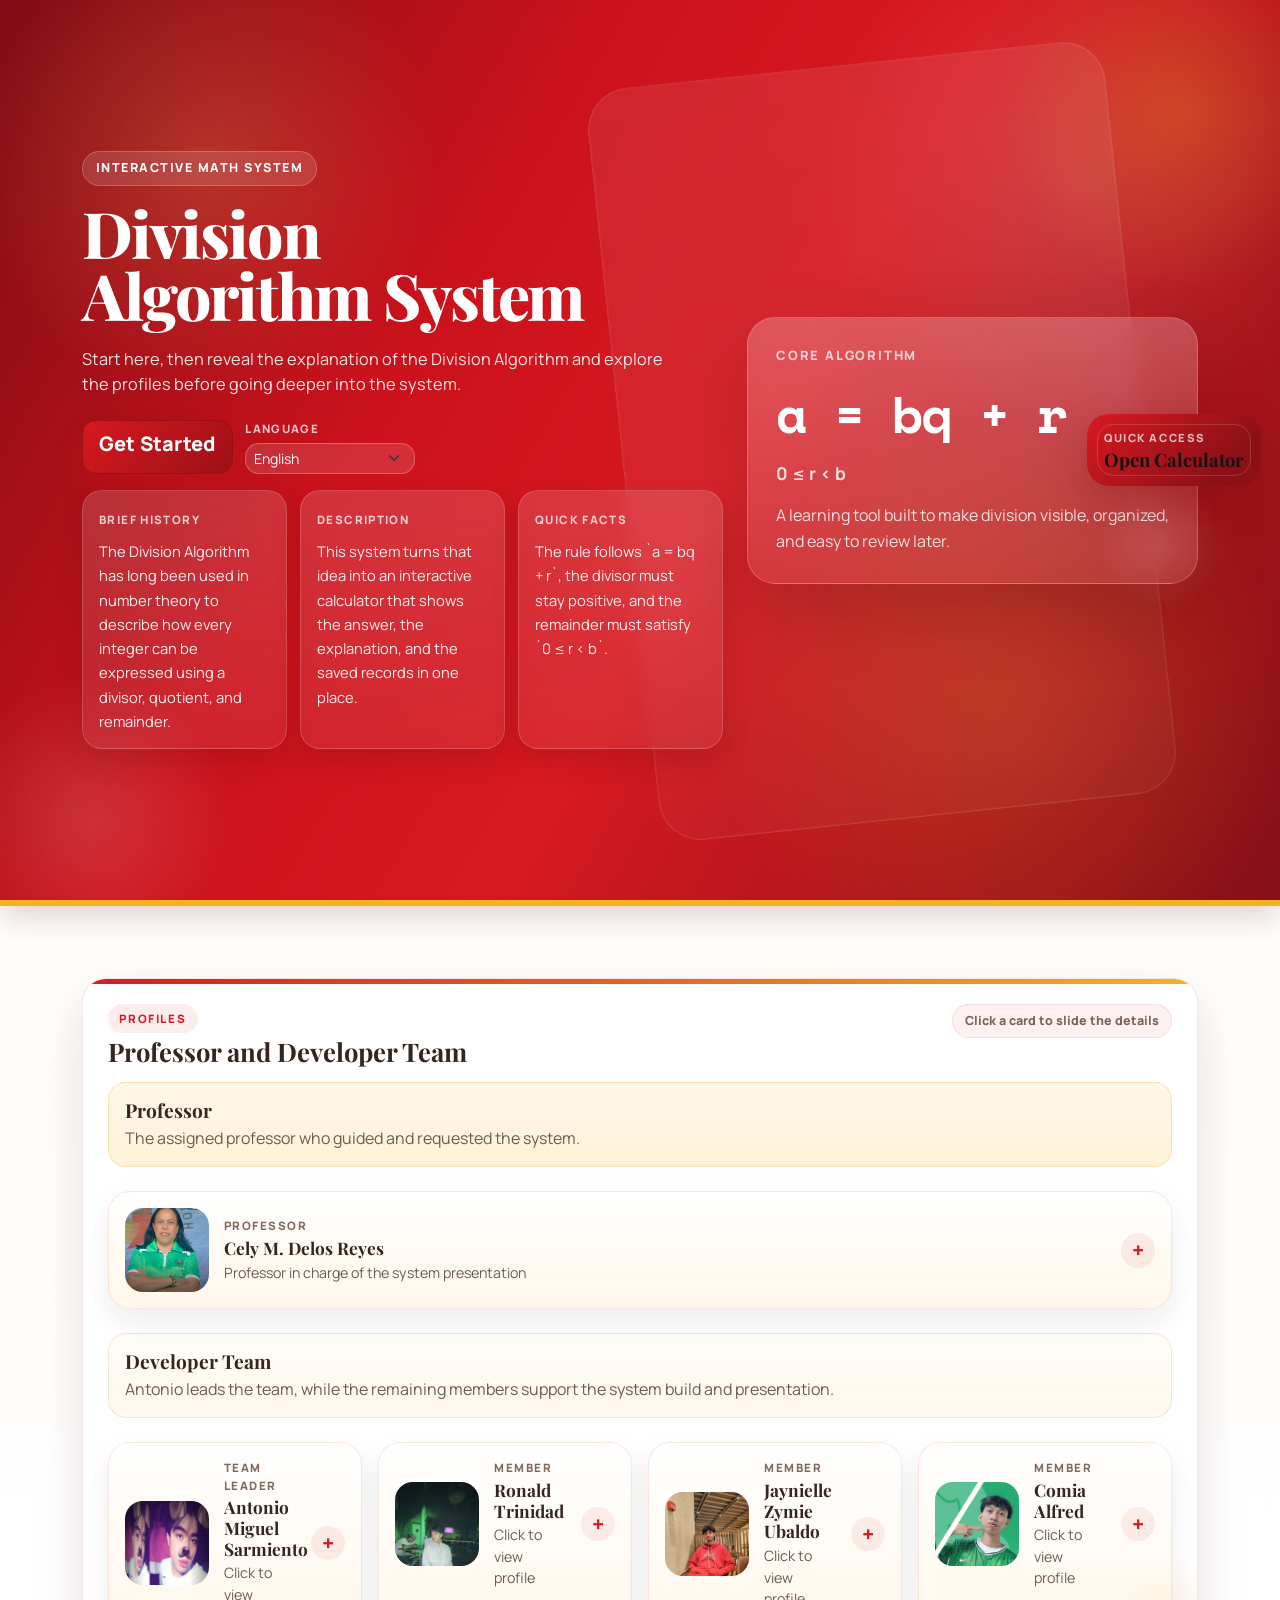
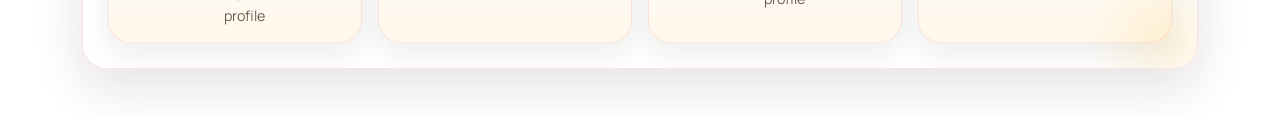
<file: index.html>
<!doctype html>
<html lang="en">
<head>
  <meta charset="utf-8">
  <meta name="viewport" content="width=device-width, initial-scale=1">
  <title>Division Algorithm System</title>
  <meta name="description" content="A responsive Division Algorithm calculator with saved history, edit, update, and delete features.">
  <link rel="preconnect" href="https://fonts.googleapis.com">
  <link rel="preconnect" href="https://fonts.gstatic.com" crossorigin>
  <link href="https://fonts.googleapis.com/css2?family=Manrope:wght@400;500;700;800&family=Playfair+Display:wght@600;700;800&family=Space+Mono:wght@400;700&display=swap" rel="stylesheet">
  <link href="https://cdn.jsdelivr.net/npm/bootstrap@5.3.3/dist/css/bootstrap.min.css" rel="stylesheet">
  <link rel="stylesheet" href="styles.css">
</head>
<body>
  <a href="calculator.html" class="calculator-shortcut" aria-label="Go to calculator" style="text-decoration: none; color: inherit;">
    <span class="calculator-shortcut-kicker">Quick Access</span>
    <span class="calculator-shortcut-title">Open Calculator</span>
  </a>

  <header class="hero">
    <div class="container position-relative">
      <div class="row align-items-center g-4">
        <div class="col-lg-7">
          <span class="hero-kicker">Interactive Math System</span>
          <h1 class="hero-title">Division Algorithm System</h1>
          <p class="hero-copy mb-4">
            Start here, then reveal the explanation of the Division Algorithm and explore the profiles
            before going deeper into the system.
          </p>
          <div class="hero-actions">
            <a href="calculator.html" class="btn btn-pcc-primary btn-lg">Get Started</a>
            <div class="language-switch">
              <label for="languageSelect" id="languageLabel">Language</label>
              <select id="languageSelect" class="form-select form-select-sm">
                <option value="en">English</option>
                <option value="fil">Filipino</option>
                <option value="es">Spanish</option>
                <option value="fr">French</option>
                <option value="zh">Chinese</option>
                <option value="ja">Japanese</option>
                <option value="ko">Korean</option>
                <option value="ar">Arabic</option>
                <option value="hi">Hindi</option>
                <option value="pt">Portuguese</option>
                <option value="de">German</option>
                <option value="id">Indonesian</option>
                <option value="vi">Vietnamese</option>
              </select>
            </div>
          </div>
          <div class="hero-insights">
            <article class="hero-insight">
              <span class="hero-insight-label">Brief History</span>
              <p class="hero-insight-copy mb-0">The Division Algorithm has long been used in number theory to describe how every integer can be expressed using a divisor, quotient, and remainder.</p>
            </article>
            <article class="hero-insight">
              <span class="hero-insight-label">Description</span>
              <p class="hero-insight-copy mb-0">This system turns that idea into an interactive calculator that shows the answer, the explanation, and the saved records in one place.</p>
            </article>
            <article class="hero-insight">
              <span class="hero-insight-label">Quick Facts</span>
              <p class="hero-insight-copy mb-0">The rule follows `a = bq + r`, the divisor must stay positive, and the remainder must satisfy `0 ≤ r < b`.</p>
            </article>
          </div>
        </div>
        <div class="col-lg-5">
          <div class="formula-card">
            <div class="formula-card-label">Core Algorithm</div>
            <div class="formula-card-formula">a = bq + r</div>
            <div class="formula-card-subformula">0 &le; r < b</div>
            <div class="formula-card-note mt-3">
              A learning tool built to make division visible, organized, and easy to review later.
            </div>
          </div>
        </div>
      </div>
    </div>
  </header>

  <main class="container py-4 py-lg-5">
    <div id="feedback" class="alert alert-soft d-none" role="alert" aria-live="polite"></div>

    <section id="introSection" class="panel intro-panel d-none">
      <div class="intro-shell">
        <div class="intro-copy">
          <span class="section-tag">Overview</span>
          <h2 class="section-title mt-2">What is the Division Algorithm?</h2>
          <p class="intro-text">
            The Division Algorithm explains how one number can be divided by another by producing a quotient
            and a remainder. It guarantees that the remainder is always smaller than the divisor, which makes
            the result complete and easy to verify.
          </p>
          <div class="intro-points">
            <div class="intro-point">
              <span>1</span>
              <p>It shows how the dividend is split into equal parts.</p>
            </div>
            <div class="intro-point">
              <span>2</span>
              <p>It gives both the quotient and the remainder.</p>
            </div>
            <div class="intro-point">
              <span>3</span>
              <p>It helps verify if the answer is correct.</p>
            </div>
          </div>
          <div class="intro-actions">
            <button type="button" class="btn btn-pcc-primary" id="viewTeamBtn">View Profile Cards</button>
          </div>
        </div>
        <div class="intro-side">
          <div class="formula-card formula-card-light">
            <div class="formula-card-label">Core Idea</div>
            <div class="formula-card-formula">a = bq + r</div>
            <div class="formula-card-subformula">0 &le; r < b</div>
            <div class="formula-card-note mt-3">
              The remainder must always stay below the divisor.
            </div>
          </div>
        </div>
      </div>
    </section>

    <section id="teamSection" class="panel team-panel mt-4">
      <div class="d-flex flex-wrap gap-2 justify-content-between align-items-start">
        <div class="section-header">
          <span class="section-tag">Profiles</span>
          <h2 class="section-title">Professor and Developer Team</h2>
        </div>
        <span class="steps-hint">Click a card to slide the details</span>
      </div>

      <div class="team-group team-group-professor mt-3">
        <div class="team-group-header">
          <h3 class="team-group-title">Professor</h3>
          <p class="team-group-note mb-0">The assigned professor who guided and requested the system.</p>
        </div>
      </div>

      <div class="row g-3 mt-2">
        <div class="col-12">
          <article class="member-card member-card-professor" data-member-card>
            <button type="button" class="member-card-toggle" data-member-toggle aria-expanded="false">
              <span class="member-visual member-visual-photo">
                <img src="assets/cely.png" alt="Cely M. Delos Reyes" class="member-photo">
              </span>
              <span class="member-card-copy">
                <span class="member-label">Professor</span>
                <span class="member-name">Cely M. Delos Reyes</span>
                <span class="member-note">Professor in charge of the system presentation</span>
              </span>
              <span class="member-chevron">+</span>
            </button>
            <div class="member-panel">
              <div class="member-panel-inner">
                <div class="member-field">
                  <span>Name</span>
                  <strong>Cely M. Delos Reyes</strong>
                </div>
                <div class="member-field">
                  <span>Role</span>
                  <strong>Professor</strong>
                </div>
                <p class="member-description mb-0">
                  The professor who assigned the project and will receive the final presentation and defense.
                </p>
              </div>
            </div>

          </article>
        </div>
      </div>

      <div class="team-group mt-4">
        <div class="team-group-header">
          <h3 class="team-group-title">Developer Team</h3>
          <p class="team-group-note mb-0">Antonio leads the team, while the remaining members support the system build and presentation.</p>
        </div>
      </div>

      <div class="row g-3 mt-2">
        <div class="col-md-6 col-xl-3">
          <article class="member-card" data-member-card>
            <button type="button" class="member-card-toggle" data-member-toggle aria-expanded="false">
              <span class="member-visual member-visual-photo">
                <img src="assets/tonio.png" alt="Antonio Miguel Sarmiento" class="member-photo">
              </span>
              <span class="member-card-copy">
                <span class="member-label">Team Leader</span>
                <span class="member-name">Antonio Miguel Sarmiento</span>
                <span class="member-note">Click to view profile</span>
              </span>
              <span class="member-chevron">+</span>
            </button>
            <div class="member-panel">
              <div class="member-panel-inner">
                <div class="member-field">
                  <span>Name</span>
                  <strong>Antonio Miguel Sarmiento</strong>
                </div>
                <div class="member-field">
                  <span>Profile</span>
                  <strong>Team Leader</strong>
                </div>
                <p class="member-description mb-0">
                  Leads the team in developing and presenting the Division Algorithm System.
                </p>
              </div>
            </div>
          </article>
        </div>

        <div class="col-md-6 col-xl-3">
          <article class="member-card" data-member-card>
            <button type="button" class="member-card-toggle" data-member-toggle aria-expanded="false">
              <span class="member-visual member-visual-photo">
                <img src="assets/ronald.png" alt="Ronald Trinidad" class="member-photo">
              </span>
              <span class="member-card-copy">
                <span class="member-label">Member</span>
                <span class="member-name">Ronald Trinidad</span>
                <span class="member-note">Click to view profile</span>
              </span>
              <span class="member-chevron">+</span>
            </button>
            <div class="member-panel">
              <div class="member-panel-inner">
                <div class="member-field">
                  <span>Name</span>
                  <strong>Ronald Trinidad</strong>
                </div>
                <div class="member-field">
                  <span>Profile</span>
                  <strong>Member</strong>
                </div>
                <p class="member-description mb-0">
                  Part of the team responsible for building and presenting the system.
                </p>
              </div>
            </div>
          </article>
        </div>

        <div class="col-md-6 col-xl-3">
          <article class="member-card" data-member-card>
            <button type="button" class="member-card-toggle" data-member-toggle aria-expanded="false">
              <span class="member-visual member-visual-photo">
                <img src="assets/ison.png" alt="Jaynielle Zymie Ubaldo" class="member-photo">
              </span>
              <span class="member-card-copy">
                <span class="member-label">Member</span>
                <span class="member-name">Jaynielle Zymie Ubaldo</span>
                <span class="member-note">Click to view profile</span>
              </span>
              <span class="member-chevron">+</span>
            </button>
            <div class="member-panel">
              <div class="member-panel-inner">
                <div class="member-field">
                  <span>Name</span>
                  <strong>Jaynielle Zymie Ubaldo</strong>
                </div>
                <div class="member-field">
                  <span>Profile</span>
                  <strong>Member</strong>
                </div>
                <p class="member-description mb-0">
                  Contributed to the project development and system documentation.
                </p>
              </div>
            </div>
          </article>
        </div>

        <div class="col-md-6 col-xl-3">
          <article class="member-card" data-member-card>
            <button type="button" class="member-card-toggle" data-member-toggle aria-expanded="false">
              <span class="member-visual member-visual-photo">
                <img src="assets/comia.png" alt="Comia Alfred" class="member-photo">
              </span>
              <span class="member-card-copy">
                <span class="member-label">Member</span>
                <span class="member-name">Comia Alfred</span>
                <span class="member-note">Click to view profile</span>
              </span>
              <span class="member-chevron">+</span>
            </button>
            <div class="member-panel">
              <div class="member-panel-inner">
                <div class="member-field">
                  <span>Name</span>
                  <strong>Comia Alfred</strong>
                </div>
                <div class="member-field">
                  <span>Profile</span>
                  <strong>Member</strong>
                </div>
                <p class="member-description mb-0">
                  Supported the team in preparing the final system and defense materials.
                </p>
              </div>
            </div>
          </article>
        </div>
      </div>
    </section>

  </main>
</body>
</html>
</file>
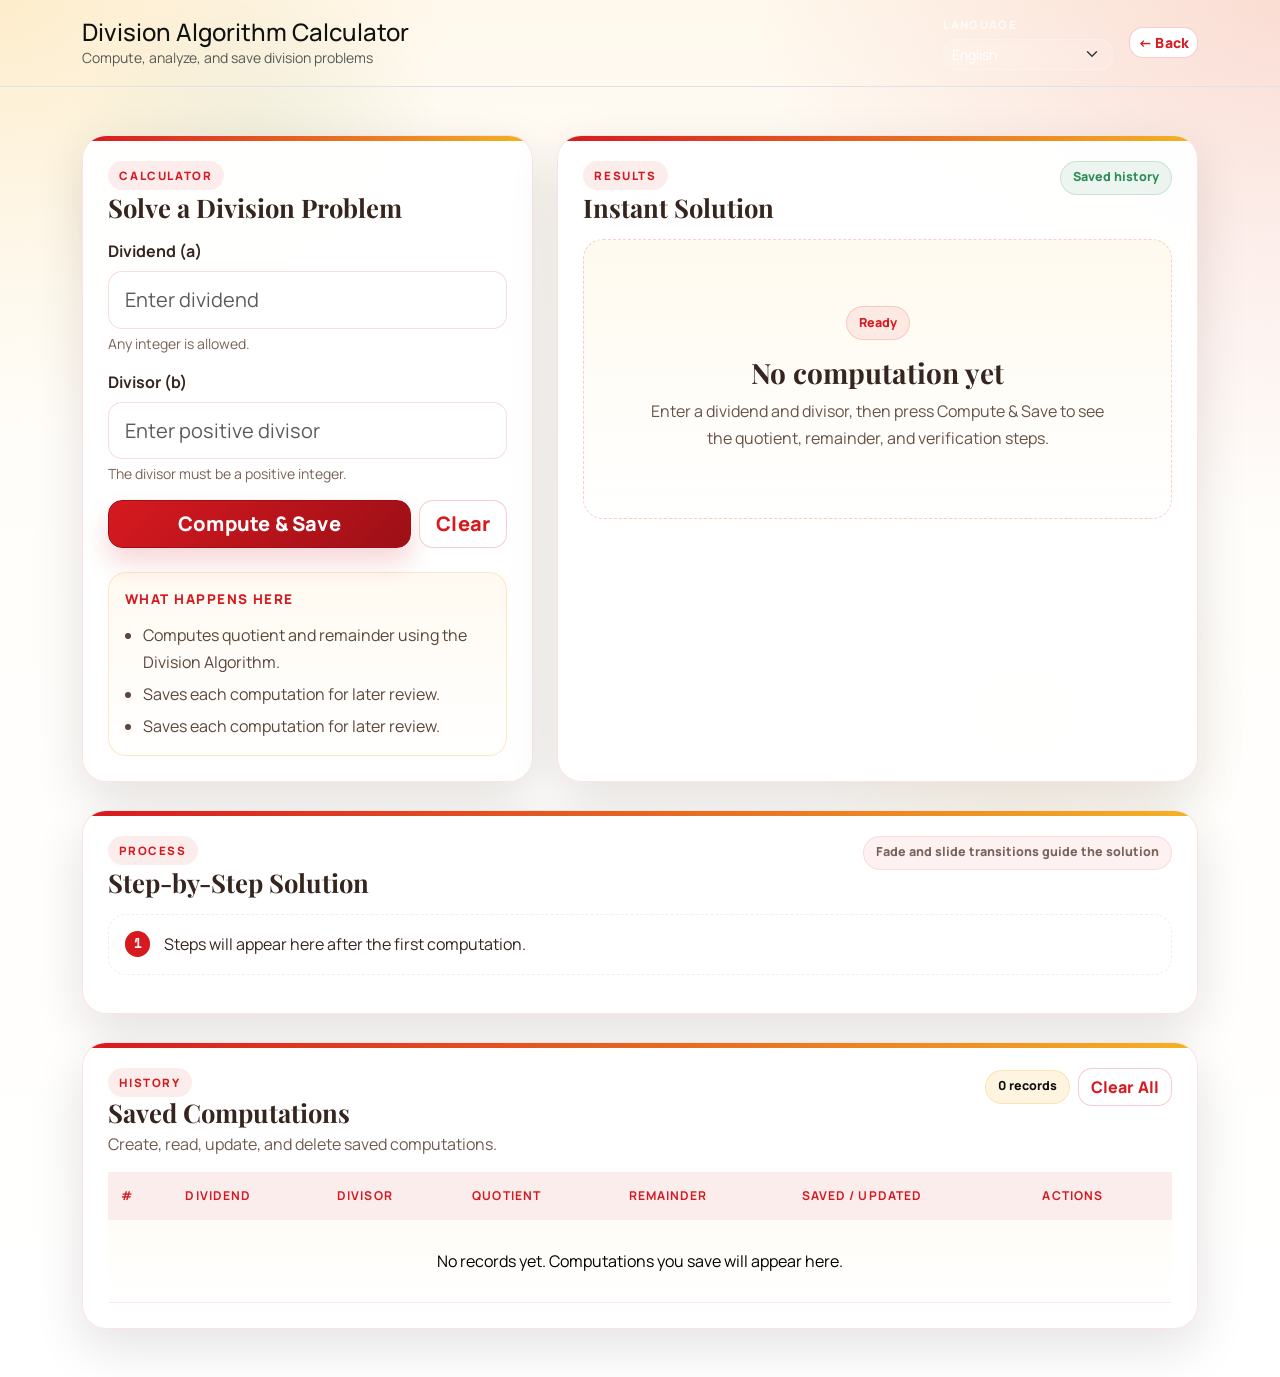
<file: calculator.html>
<!doctype html>
<html lang="en">
<head>
  <meta charset="utf-8">
  <meta name="viewport" content="width=device-width, initial-scale=1">
  <title>Division Algorithm Calculator</title>
  <meta name="description" content="A responsive Division Algorithm calculator with saved history, edit, update, and delete features.">
  <link rel="preconnect" href="https://fonts.googleapis.com">
  <link rel="preconnect" href="https://fonts.gstatic.com" crossorigin>
  <link href="https://fonts.googleapis.com/css2?family=Manrope:wght@400;500;700;800&family=Playfair+Display:wght@600;700;800&family=Space+Mono:wght@400;700&display=swap" rel="stylesheet">
  <link href="https://cdn.jsdelivr.net/npm/bootstrap@5.3.3/dist/css/bootstrap.min.css" rel="stylesheet">
  <link rel="stylesheet" href="styles.css">
</head>
<body>
  <header class="calculator-header py-3 border-bottom">
    <div class="container">
      <div class="d-flex justify-content-between align-items-center">
        <div>
          <h1 class="mb-0" style="font-size: 1.5rem;">Division Algorithm Calculator</h1>
          <p class="text-muted mb-0 small">Compute, analyze, and save division problems</p>
        </div>
        <div class="d-flex gap-3 align-items-center">
          <div class="language-switch">
            <label for="languageSelect" id="languageLabel">Language</label>
            <select id="languageSelect" class="form-select form-select-sm">
              <option value="en">English</option>
              <option value="fil">Filipino</option>
              <option value="es">Spanish</option>
              <option value="fr">French</option>
              <option value="zh">Chinese</option>
              <option value="ja">Japanese</option>
              <option value="ko">Korean</option>
              <option value="ar">Arabic</option>
              <option value="hi">Hindi</option>
              <option value="pt">Portuguese</option>
              <option value="de">German</option>
              <option value="id">Indonesian</option>
              <option value="vi">Vietnamese</option>
            </select>
          </div>
          <a href="index.html" class="btn btn-pcc-outline btn-sm">← Back</a>
        </div>
      </div>
    </div>
  </header>

  <main class="container py-4 py-lg-5">
    <div id="feedback" class="alert alert-soft d-none" role="alert" aria-live="polite"></div>

    <div class="row g-4">
      <div class="col-lg-5">
        <section class="panel calculator-panel h-100" id="calculatorSection">
          <div class="section-header">
            <span class="section-tag">Calculator</span>
            <h2 class="section-title">Solve a Division Problem</h2>
          </div>

          <form id="divisionForm" class="mt-3" novalidate>
            <div class="mb-3">
              <label for="dividend" class="form-label">Dividend (a)</label>
              <input type="number" class="form-control form-control-lg" id="dividend" name="dividend" placeholder="Enter dividend" step="1" autocomplete="off" required>
              <div class="form-text">Any integer is allowed.</div>
            </div>

            <div class="mb-3">
              <label for="divisor" class="form-label">Divisor (b)</label>
              <input type="number" class="form-control form-control-lg" id="divisor" name="divisor" placeholder="Enter positive divisor" step="1" min="1" autocomplete="off" required>
              <div class="form-text">The divisor must be a positive integer.</div>
            </div>

            <div class="d-grid gap-2 d-sm-flex">
              <button type="submit" class="btn btn-pcc-primary btn-lg flex-grow-1" id="computeBtn">Compute &amp; Save</button>
              <button type="button" class="btn btn-pcc-outline btn-lg" id="clearBtn">Clear</button>
            </div>
          </form>

          <div class="mt-4 helper-box">
            <div class="helper-title">What happens here</div>
            <ul class="helper-list">
              <li>Validates the inputs and blocks division by zero.</li>
              <li>Computes quotient and remainder using the Division Algorithm.</li>
              <li>Saves each computation for later review.</li>
            </ul>
          </div>
        </section>
      </div>

      <div class="col-lg-7">
        <section id="resultSection" class="panel result-panel h-100" aria-live="polite">
          <div class="d-flex flex-wrap gap-2 justify-content-between align-items-start">
            <div class="section-header">
              <span class="section-tag">Results</span>
              <h2 class="section-title">Instant Solution</h2>
            </div>
            <span class="storage-pill">Saved history</span>
          </div>

          <div id="resultEmpty" class="empty-state mt-3">
            <div>
              <div class="empty-badge">Ready</div>
              <h3 class="empty-title mt-3">No computation yet</h3>
              <p class="empty-copy mb-0">
                Enter a dividend and divisor, then press <strong>Compute &amp; Save</strong> to see the quotient
                and remainder.
              </p>
            </div>
          </div>

          <div id="resultContent" class="d-none mt-3">
            <div class="row g-3">
              <div class="col-md-6">
                <div class="stat-card">
                  <div class="stat-label">Dividend</div>
                  <div class="stat-value" id="currentDividend">-</div>
                </div>
              </div>
              <div class="col-md-6">
                <div class="stat-card">
                  <div class="stat-label">Divisor</div>
                  <div class="stat-value" id="currentDivisor">-</div>
                </div>
              </div>
            </div>

            <div class="row g-3 mt-1">
              <div class="col-md-6">
                <div class="result-card result-card-primary">
                  <div class="result-card-label">Quotient (q)</div>
                  <div class="result-card-value" id="currentQuotient">-</div>
                </div>
              </div>
              <div class="col-md-6">
                <div class="result-card result-card-success">
                  <div class="result-card-label">Remainder (r)</div>
                  <div class="result-card-value" id="currentRemainder">-</div>
                </div>
              </div>
            </div>

            <div class="mt-4 formula-breakdown">
              <div class="formula-breakdown-title">Solved Equation</div>
              <div id="formulaDisplay" class="formula-breakdown-equation">-</div>
              <div id="checkDisplay" class="formula-breakdown-note">-</div>
            </div>

            <div class="mt-4 explanation-card">
              <div class="formula-breakdown-title">Explanation</div>
              <div id="explanationBody" class="explanation-body mt-2">-</div>
              <div class="formula-breakdown-title mt-3">Other Methods</div>
              <ul id="methodsList" class="methods-list mt-2">
                <li class="methods-placeholder">Other solving methods will appear here after a computation.</li>
              </ul>
            </div>
          </div>
        </section>
      </div>
    </div>

    <div class="row g-4 mt-1">
      <div class="col-12">
        <section id="stepsSection" class="panel steps-panel">
          <div class="d-flex flex-wrap gap-2 justify-content-between align-items-start">
            <div class="section-header">
              <span class="section-tag">Process</span>
              <h2 class="section-title">Step-by-Step Solution</h2>
            </div>
            <span class="steps-hint">Fade and slide transitions guide the solution</span>
          </div>
          <ol id="stepsList" class="steps-list mt-3">
            <li class="steps-placeholder">Steps will appear here after the first computation.</li>
          </ol>
        </section>
      </div>
    </div>

    <div class="row g-4 mt-1">
      <div class="col-12">
        <section id="historySection" class="panel history-panel">
          <div class="history-toolbar">
            <div>
              <span class="section-tag">History</span>
              <h2 class="section-title mb-1">Saved Computations</h2>
              <p class="small-note mb-0">Create, read, update, and delete saved computations.</p>
            </div>
            <div class="d-flex flex-wrap gap-2 align-items-center">
              <span id="historyCount" class="history-count">0 records</span>
              <button type="button" class="btn btn-pcc-outline" id="clearAllBtn">Clear All</button>
            </div>
          </div>

          <div class="table-responsive mt-3">
            <table class="table align-middle history-table mb-0">
              <thead>
                <tr>
                  <th scope="col">#</th>
                  <th scope="col">Dividend</th>
                  <th scope="col">Divisor</th>
                  <th scope="col">Quotient</th>
                  <th scope="col">Remainder</th>
                  <th scope="col">Saved / Updated</th>
                  <th scope="col">Actions</th>
                </tr>
              </thead>
              <tbody id="historyBody">
                <tr id="historyEmptyRow">
                  <td colspan="7" class="history-empty-cell">
                    No records yet. Computations you save will appear here.
                  </td>
                </tr>
              </tbody>
            </table>
          </div>
        </section>
      </div>
    </div>

  </main>

  <div class="modal fade" id="editModal" tabindex="-1" aria-labelledby="editModalLabel" aria-hidden="true">
    <div class="modal-dialog modal-dialog-centered">
      <div class="modal-content edit-modal">
        <div class="modal-header">
          <div>
            <span class="section-tag">Update</span>
            <h5 class="modal-title mt-1" id="editModalLabel">Edit Saved Computation</h5>
          </div>
          <button type="button" class="btn-close" data-bs-dismiss="modal" aria-label="Close"></button>
        </div>
        <div class="modal-body">
          <div id="editAlert" class="alert alert-soft d-none" role="alert"></div>
          <form id="editForm" novalidate>
            <input type="hidden" id="editRecordId">
            <div class="mb-3">
              <label for="editDividend" class="form-label">Dividend (a)</label>
              <input type="number" class="form-control" id="editDividend" step="1" required>
            </div>
            <div class="mb-3">
              <label for="editDivisor" class="form-label">Divisor (b)</label>
              <input type="number" class="form-control" id="editDivisor" step="1" min="1" required>
            </div>
            <p class="small-note mb-0">Updating a record recomputes the quotient and remainder automatically.</p>
          </form>
        </div>
        <div class="modal-footer">
          <button type="button" class="btn btn-pcc-outline" data-bs-dismiss="modal">Cancel</button>
          <button type="submit" class="btn btn-pcc-primary" form="editForm">Update Record</button>
        </div>
      </div>
    </div>
  </div>

  <script src="https://code.jquery.com/jquery-3.7.1.min.js"></script>
  <script src="https://cdn.jsdelivr.net/npm/bootstrap@5.3.3/dist/js/bootstrap.bundle.min.js"></script>
  <script src="app.js"></script>
</body>
</html>
</file>
<file: styles.css>
:root {
  --pcc-red: #d71920;
  --pcc-red-dark: #9d0f16;
  --pcc-gold: #f4b223;
  --pcc-green: #2e8b57;
  --pcc-black: #111111;
  --pcc-ink: #35251e;
  --pcc-cream: #fffaf2;
  --pcc-panel: rgba(255, 255, 255, 0.95);
  --pcc-border: rgba(215, 25, 32, 0.12);
  --pcc-soft-shadow: 0 18px 50px rgba(42, 20, 16, 0.12);
  --pcc-strong-shadow: 0 26px 70px rgba(34, 14, 10, 0.18);
}

* {
  box-sizing: border-box;
}

html {
  scroll-behavior: smooth;
}

body {
  margin: 0;
  font-family: "Manrope", sans-serif;
  color: var(--pcc-black);
  background:
    radial-gradient(circle at top left, rgba(244, 178, 35, 0.16), transparent 24%),
    radial-gradient(circle at top right, rgba(215, 25, 32, 0.12), transparent 28%),
    linear-gradient(180deg, #fff8ec 0%, #fffdf9 18%, #ffffff 100%);
  min-height: 100vh;
}

body::before {
  content: "";
  position: fixed;
  inset: 0;
  pointer-events: none;
  background:
    radial-gradient(circle at 20% 20%, rgba(46, 139, 87, 0.08), transparent 16%),
    radial-gradient(circle at 80% 80%, rgba(244, 178, 35, 0.08), transparent 18%);
  z-index: -1;
}

.calculator-shortcut {
  position: fixed;
  right: 1.2rem;
  top: 50%;
  transform: translateY(-50%);
  z-index: 1040;
  display: flex;
  flex-direction: column;
  align-items: flex-start;
  gap: 0.2rem;
  min-width: 160px;
  padding: 1rem 1.05rem;
  border: 0;
  border-radius: 22px;
  background: linear-gradient(135deg, var(--pcc-red), #8d1017 78%);
  color: #fff;
  box-shadow: 0 18px 38px rgba(125, 13, 19, 0.28);
  text-align: left;
  cursor: pointer;
  transition: transform 0.18s ease, box-shadow 0.18s ease, right 0.18s ease;
}

.calculator-shortcut:hover,
.calculator-shortcut:focus-visible {
  transform: translateY(-50%) translateX(-4px);
  box-shadow: 0 22px 46px rgba(125, 13, 19, 0.34);
  outline: none;
}

.calculator-shortcut::before {
  content: "";
  position: absolute;
  inset: 10px;
  border-radius: 16px;
  border: 1px solid rgba(255, 255, 255, 0.16);
  pointer-events: none;
}

.calculator-shortcut-kicker {
  position: relative;
  font-size: 0.7rem;
  font-weight: 800;
  letter-spacing: 0.14em;
  text-transform: uppercase;
  color: rgba(255, 255, 255, 0.72);
}

.calculator-shortcut-title {
  position: relative;
  font-family: "Playfair Display", serif;
  font-size: 1.15rem;
  font-weight: 700;
  line-height: 1.1;
}

.hero {
  position: relative;
  overflow: hidden;
  min-height: 100vh;
  color: #fff;
  background:
    radial-gradient(circle at 16% 18%, rgba(255, 214, 122, 0.18), transparent 18%),
    radial-gradient(circle at 84% 20%, rgba(255, 255, 255, 0.1), transparent 20%),
    radial-gradient(circle at 78% 78%, rgba(244, 178, 35, 0.18), transparent 24%),
    linear-gradient(120deg, #7f0c14 0%, #cb121c 34%, #d71920 56%, #851017 100%);
  border-bottom: 6px solid var(--pcc-gold);
  box-shadow: 0 10px 30px rgba(72, 10, 14, 0.18);
}

.hero::before,
.hero::after {
  content: "";
  position: absolute;
  border-radius: 50%;
  pointer-events: none;
}

.hero::before {
  width: 380px;
  height: 380px;
  right: -90px;
  top: -80px;
  background:
    radial-gradient(circle, rgba(244, 178, 35, 0.24) 0%, rgba(244, 178, 35, 0) 68%);
  animation: heroFloatOne 11s ease-in-out infinite;
}

.hero::after {
  width: 300px;
  height: 300px;
  left: -60px;
  bottom: -70px;
  background:
    radial-gradient(circle, rgba(255, 255, 255, 0.13) 0%, rgba(255, 255, 255, 0) 70%);
  animation: heroFloatTwo 13s ease-in-out infinite;
}

.hero > .container::before {
  content: "";
  position: absolute;
  inset: 7% 6% 9% auto;
  width: min(42vw, 520px);
  border-radius: 42px;
  background:
    linear-gradient(180deg, rgba(255, 255, 255, 0.08) 0%, rgba(255, 255, 255, 0.03) 100%);
  border: 1px solid rgba(255, 255, 255, 0.09);
  box-shadow: inset 0 0 0 1px rgba(255, 255, 255, 0.03);
  transform: rotate(-6deg);
  pointer-events: none;
}

.hero > .container {
  min-height: 100vh;
  display: flex;
  align-items: center;
  padding-top: 3.5rem;
  padding-bottom: 3.5rem;
}

.hero-kicker {
  display: inline-flex;
  align-items: center;
  gap: 0.45rem;
  padding: 0.45rem 0.8rem;
  border-radius: 999px;
  background: rgba(255, 255, 255, 0.12);
  border: 1px solid rgba(255, 255, 255, 0.2);
  font-size: 0.78rem;
  font-weight: 800;
  letter-spacing: 0.12em;
  text-transform: uppercase;
  animation: heroFadeUp 0.7s ease 0.05s both;
}

.hero-title {
  margin: 1rem 0 0;
  font-family: "Playfair Display", serif;
  font-weight: 800;
  font-size: clamp(2.35rem, 5vw, 4.5rem);
  line-height: 0.98;
  letter-spacing: -0.03em;
  max-width: 12ch;
  animation: heroFadeUp 0.8s ease 0.14s both;
}

.hero-copy {
  max-width: 60ch;
  margin-top: 1.25rem;
  font-size: 1.02rem;
  color: rgba(255, 255, 255, 0.88);
  animation: heroFadeUp 0.8s ease 0.24s both;
}

.hero-actions {
  display: flex;
  flex-wrap: wrap;
  gap: 0.75rem;
  margin: 1.2rem 0 1rem;
  animation: heroFadeUp 0.85s ease 0.34s both;
}

.language-switch {
  display: flex;
  flex-direction: column;
  gap: 0.35rem;
  min-width: 170px;
}

.language-switch label {
  font-size: 0.72rem;
  font-weight: 800;
  letter-spacing: 0.12em;
  text-transform: uppercase;
  color: rgba(255, 255, 255, 0.76);
}

.language-switch .form-select {
  color: #fff;
  background-color: rgba(255, 255, 255, 0.12);
  border-color: rgba(255, 255, 255, 0.24);
  border-radius: 14px;
  box-shadow: none;
  backdrop-filter: blur(10px);
}

.language-switch .form-select:focus {
  border-color: rgba(255, 255, 255, 0.5);
  box-shadow: 0 0 0 0.2rem rgba(255, 255, 255, 0.12);
}

.language-switch .form-select option {
  color: var(--pcc-black);
}

.hero-insights {
  display: grid;
  grid-template-columns: repeat(3, minmax(0, 1fr));
  gap: 0.85rem;
  margin-top: 0.3rem;
}

.hero-insight {
  padding: 0.95rem 1rem;
  border-radius: 20px;
  border: 1px solid rgba(255, 255, 255, 0.16);
  background:
    linear-gradient(180deg, rgba(255, 255, 255, 0.14) 0%, rgba(255, 255, 255, 0.07) 100%);
  box-shadow: 0 12px 28px rgba(56, 8, 10, 0.14);
  backdrop-filter: blur(8px);
  transform: translateY(18px);
  opacity: 0;
  animation: heroCardReveal 0.7s ease forwards;
}

.hero-insight:nth-child(1) {
  animation-delay: 0.42s;
}

.hero-insight:nth-child(2) {
  animation-delay: 0.54s;
}

.hero-insight:nth-child(3) {
  animation-delay: 0.66s;
}

.hero-insight:hover {
  transform: translateY(-4px);
  box-shadow: 0 18px 36px rgba(56, 8, 10, 0.18);
}

.hero-insight-label {
  display: inline-block;
  font-size: 0.72rem;
  font-weight: 800;
  letter-spacing: 0.12em;
  text-transform: uppercase;
  color: rgba(255, 255, 255, 0.76);
}

.hero-insight-copy {
  margin-top: 0.55rem;
  color: rgba(255, 255, 255, 0.92);
  line-height: 1.65;
  font-size: 0.92rem;
}

.formula-card {
  position: relative;
  padding: 1.75rem;
  border-radius: 28px;
  background:
    linear-gradient(180deg, rgba(255, 255, 255, 0.22) 0%, rgba(255, 255, 255, 0.09) 100%);
  border: 1px solid rgba(255, 255, 255, 0.2);
  box-shadow: var(--pcc-strong-shadow);
  backdrop-filter: blur(12px);
  animation: heroFormulaReveal 0.9s ease 0.28s both;
}

.formula-card::after {
  content: "";
  position: absolute;
  inset: auto -30px -26px auto;
  width: 130px;
  height: 130px;
  border-radius: 50%;
  background: radial-gradient(circle, rgba(255, 255, 255, 0.11) 0%, rgba(255, 255, 255, 0) 70%);
  pointer-events: none;
}

.formula-card-label {
  font-size: 0.8rem;
  text-transform: uppercase;
  letter-spacing: 0.14em;
  font-weight: 800;
  color: rgba(255, 255, 255, 0.75);
}

.formula-card-formula {
  margin-top: 0.7rem;
  font-family: "Space Mono", monospace;
  font-size: clamp(2rem, 4vw, 3.25rem);
  font-weight: 700;
  letter-spacing: -0.04em;
}

.formula-card-subformula {
  margin-top: 0.4rem;
  font-size: 1.1rem;
  font-weight: 700;
  color: rgba(255, 255, 255, 0.85);
}

.formula-card-note {
  color: rgba(255, 255, 255, 0.84);
  line-height: 1.65;
}

@keyframes heroFadeUp {
  from {
    opacity: 0;
    transform: translateY(18px);
  }
  to {
    opacity: 1;
    transform: translateY(0);
  }
}

@keyframes heroCardReveal {
  from {
    opacity: 0;
    transform: translateY(22px) scale(0.98);
  }
  to {
    opacity: 1;
    transform: translateY(0) scale(1);
  }
}

@keyframes heroFormulaReveal {
  from {
    opacity: 0;
    transform: translateX(28px) rotate(1.5deg);
  }
  to {
    opacity: 1;
    transform: translateX(0) rotate(0deg);
  }
}

@keyframes heroFloatOne {
  0%, 100% {
    transform: translateY(0);
  }
  50% {
    transform: translateY(16px);
  }
}

@keyframes heroFloatTwo {
  0%, 100% {
    transform: translate(0, 0);
  }
  50% {
    transform: translate(12px, -14px);
  }
}

.formula-card-light {
  color: var(--pcc-black);
  background: linear-gradient(180deg, #fff 0%, #fff8e8 100%);
  border: 1px solid rgba(244, 178, 35, 0.24);
}

.formula-card-light .formula-card-label {
  color: var(--pcc-red);
}

.formula-card-light .formula-card-subformula,
.formula-card-light .formula-card-note {
  color: #5a463b;
}

.panel {
  position: relative;
  overflow: hidden;
  padding: 1.55rem;
  border-radius: 24px;
  background: var(--pcc-panel);
  border: 1px solid var(--pcc-border);
  box-shadow: var(--pcc-soft-shadow);
}

.panel::before {
  content: "";
  position: absolute;
  inset: 0 0 auto 0;
  height: 5px;
  background: linear-gradient(90deg, var(--pcc-red), var(--pcc-gold));
}

.section-header {
  display: flex;
  flex-direction: column;
  gap: 0.15rem;
}

.section-tag {
  display: inline-flex;
  align-items: center;
  width: fit-content;
  padding: 0.38rem 0.72rem;
  border-radius: 999px;
  background: rgba(215, 25, 32, 0.08);
  color: var(--pcc-red);
  font-size: 0.72rem;
  font-weight: 800;
  letter-spacing: 0.14em;
  text-transform: uppercase;
}

.section-title {
  margin: 0;
  font-family: "Playfair Display", serif;
  font-size: clamp(1.6rem, 2vw, 2.15rem);
  font-weight: 700;
  color: var(--pcc-ink);
}

.intro-panel {
  margin-top: 0.5rem;
  background: linear-gradient(180deg, #fffdf8 0%, #fff9ee 100%);
  border: 1px solid rgba(244, 178, 35, 0.18);
}

.intro-shell {
  display: grid;
  grid-template-columns: minmax(0, 1.25fr) minmax(280px, 0.9fr);
  gap: 1.25rem;
  align-items: center;
}

.intro-copy {
  min-width: 0;
}

.intro-text {
  margin: 0.85rem 0 0;
  max-width: 70ch;
  color: #5a463b;
  line-height: 1.8;
  font-size: 1.02rem;
}

.intro-points {
  display: grid;
  grid-template-columns: repeat(3, minmax(0, 1fr));
  gap: 0.85rem;
  margin-top: 1.2rem;
}

.intro-point {
  padding: 0.95rem;
  border-radius: 16px;
  border: 1px solid rgba(215, 25, 32, 0.1);
  background: linear-gradient(180deg, #fff 0%, #fffaf1 100%);
  box-shadow: 0 10px 24px rgba(42, 20, 16, 0.06);
}

.intro-point span {
  display: inline-grid;
  place-items: center;
  width: 1.65rem;
  height: 1.65rem;
  border-radius: 50%;
  background: var(--pcc-red);
  color: #fff;
  font-family: "Space Mono", monospace;
  font-size: 0.78rem;
  font-weight: 700;
}

.intro-point p {
  margin: 0.65rem 0 0;
  color: #5a463b;
  line-height: 1.65;
}

.intro-actions {
  display: flex;
  flex-wrap: wrap;
  gap: 0.75rem;
  margin-top: 1.2rem;
}

.helper-box {
  padding: 1rem 1rem 0.25rem;
  border-radius: 18px;
  background: linear-gradient(180deg, #fffaf1 0%, #fff 100%);
  border: 1px solid rgba(244, 178, 35, 0.26);
}

.helper-title {
  font-size: 0.84rem;
  font-weight: 800;
  letter-spacing: 0.11em;
  text-transform: uppercase;
  color: var(--pcc-red);
}

.helper-list {
  margin: 0.8rem 0 0.75rem;
  padding-left: 1.15rem;
  color: #5a463b;
  line-height: 1.65;
}

.helper-list li + li {
  margin-top: 0.35rem;
}

.form-label {
  font-weight: 700;
  color: var(--pcc-ink);
}

.form-control {
  border-radius: 14px;
  border-color: rgba(215, 25, 32, 0.15);
  padding-top: 0.8rem;
  padding-bottom: 0.8rem;
}

.form-control:focus {
  border-color: var(--pcc-red);
  box-shadow: 0 0 0 0.22rem rgba(215, 25, 32, 0.12);
}

.form-text {
  color: #7a6358;
}

.btn {
  border-radius: 14px;
  font-weight: 800;
  letter-spacing: 0.01em;
}

.btn-pcc-primary {
  color: #fff;
  background: linear-gradient(135deg, var(--pcc-red), var(--pcc-red-dark));
  border: 1px solid var(--pcc-red-dark);
  box-shadow: 0 14px 26px rgba(215, 25, 32, 0.18);
}

.btn-pcc-primary:hover,
.btn-pcc-primary:focus {
  color: #fff;
  transform: translateY(-1px);
  box-shadow: 0 16px 32px rgba(215, 25, 32, 0.22);
}

.btn-pcc-outline {
  color: var(--pcc-red);
  background: #fff;
  border: 1px solid rgba(215, 25, 32, 0.22);
}

.btn-pcc-outline:hover,
.btn-pcc-outline:focus {
  color: var(--pcc-red-dark);
  background: rgba(215, 25, 32, 0.04);
  border-color: rgba(215, 25, 32, 0.36);
}

.btn-pcc-primary,
.btn-pcc-outline {
  transition: transform 0.18s ease, box-shadow 0.18s ease, background 0.18s ease, border-color 0.18s ease;
}

.alert-soft {
  border-radius: 16px;
  border: 1px solid rgba(215, 25, 32, 0.12);
  background: #fff;
  box-shadow: var(--pcc-soft-shadow);
}

.storage-pill,
.history-count,
.steps-hint,
.empty-badge {
  display: inline-flex;
  align-items: center;
  justify-content: center;
  padding: 0.42rem 0.75rem;
  border-radius: 999px;
  font-size: 0.78rem;
  font-weight: 800;
}

.storage-pill {
  color: var(--pcc-green);
  background: rgba(46, 139, 87, 0.09);
  border: 1px solid rgba(46, 139, 87, 0.18);
}

.history-count {
  color: var(--pcc-black);
  background: rgba(244, 178, 35, 0.14);
  border: 1px solid rgba(244, 178, 35, 0.25);
}

.steps-hint {
  color: #7a6358;
  background: rgba(215, 25, 32, 0.06);
  border: 1px solid rgba(215, 25, 32, 0.1);
}

.empty-state {
  display: grid;
  place-items: center;
  min-height: 280px;
  text-align: center;
  padding: 2rem 1.25rem;
  border-radius: 20px;
  border: 1px dashed rgba(215, 25, 32, 0.2);
  background:
    linear-gradient(180deg, rgba(255, 248, 232, 0.7) 0%, rgba(255, 255, 255, 0.9) 100%);
}

.empty-badge {
  color: var(--pcc-red);
  background: rgba(215, 25, 32, 0.08);
  border: 1px solid rgba(215, 25, 32, 0.16);
}

.empty-title {
  font-family: "Playfair Display", serif;
  font-weight: 700;
  color: var(--pcc-ink);
}

.empty-copy {
  max-width: 48ch;
  color: #675348;
  line-height: 1.7;
}

.stat-card,
.result-card,
.formula-breakdown {
  border-radius: 18px;
  border: 1px solid rgba(215, 25, 32, 0.1);
  background: linear-gradient(180deg, #fff 0%, #fff9ef 100%);
  box-shadow: 0 10px 28px rgba(42, 20, 16, 0.06);
}

.stat-card {
  padding: 1rem 1rem 0.9rem;
  min-height: 100%;
}

.stat-label,
.result-card-label,
.formula-breakdown-title {
  font-size: 0.74rem;
  text-transform: uppercase;
  letter-spacing: 0.13em;
  color: #81685d;
  font-weight: 800;
}

.stat-value {
  margin-top: 0.35rem;
  font-family: "Space Mono", monospace;
  font-size: 1.4rem;
  font-weight: 700;
  color: var(--pcc-black);
  word-break: break-word;
}

.result-card {
  padding: 1rem 1.05rem;
  min-height: 100%;
}

.result-card-primary {
  border-color: rgba(215, 25, 32, 0.18);
}

.result-card-success {
  border-color: rgba(46, 139, 87, 0.18);
}

.result-card-value {
  margin-top: 0.3rem;
  font-family: "Space Mono", monospace;
  font-size: clamp(1.7rem, 2vw, 2.2rem);
  font-weight: 700;
  color: var(--pcc-black);
}

.formula-breakdown {
  padding: 1rem 1.05rem;
}

.formula-breakdown-equation {
  margin-top: 0.45rem;
  font-family: "Space Mono", monospace;
  font-size: 1.08rem;
  font-weight: 700;
  color: var(--pcc-black);
  word-break: break-word;
}

.formula-breakdown-note {
  margin-top: 0.55rem;
  color: #645247;
  line-height: 1.7;
}

.explanation-card {
  padding: 1rem 1.05rem;
  border-radius: 18px;
  border: 1px solid rgba(215, 25, 32, 0.1);
  background: linear-gradient(180deg, #fff 0%, #fffaf2 100%);
  box-shadow: 0 10px 28px rgba(42, 20, 16, 0.06);
}

.explanation-body {
  color: #4f3f35;
  line-height: 1.8;
}

.explanation-body p {
  margin: 0 0 0.75rem;
}

.explanation-body p:last-child {
  margin-bottom: 0;
}

.math-inline,
.math-block {
  font-family: "Space Mono", monospace;
  color: var(--pcc-black);
}

.math-block {
  display: block;
  margin: 0.55rem 0;
  padding: 0.7rem 0.85rem;
  border-radius: 14px;
  background: rgba(215, 25, 32, 0.04);
  border: 1px solid rgba(215, 25, 32, 0.08);
  overflow-wrap: anywhere;
}

.methods-list {
  margin: 0;
  padding-left: 1.1rem;
  color: #4f3f35;
  line-height: 1.7;
}

.methods-list li + li {
  margin-top: 0.45rem;
}

.methods-placeholder {
  color: #7a6358;
}

.steps-list {
  margin: 0;
  padding: 0;
  list-style: none;
  counter-reset: step;
}

.steps-list li {
  position: relative;
  margin-bottom: 0.85rem;
  padding: 1rem 1rem 1rem 3.45rem;
  border-radius: 18px;
  border: 1px solid rgba(215, 25, 32, 0.09);
  background: linear-gradient(180deg, #fff 0%, #fff9ef 100%);
  color: var(--pcc-ink);
  line-height: 1.65;
}

.steps-list li::before {
  counter-increment: step;
  content: counter(step);
  position: absolute;
  left: 1rem;
  top: 1rem;
  width: 1.6rem;
  height: 1.6rem;
  border-radius: 50%;
  display: grid;
  place-items: center;
  background: var(--pcc-red);
  color: #fff;
  font-family: "Space Mono", monospace;
  font-size: 0.82rem;
  font-weight: 700;
}

.steps-placeholder {
  border-style: dashed !important;
  color: #725e54;
  background: rgba(255, 255, 255, 0.75) !important;
}

.docs-header,
.docs-subheader,
.history-toolbar {
  display: flex;
  flex-wrap: wrap;
  gap: 1rem;
  justify-content: space-between;
  align-items: flex-start;
}

.docs-grid,
.ipo-grid {
  display: grid;
  grid-template-columns: repeat(auto-fit, minmax(220px, 1fr));
  gap: 1rem;
}

.doc-card,
.ipo-card {
  position: relative;
  overflow: hidden;
  min-height: 100%;
  padding: 1.1rem 1.1rem 1rem;
  border-radius: 18px;
  border: 1px solid rgba(215, 25, 32, 0.1);
  background: linear-gradient(180deg, #fff 0%, #fff8ed 100%);
  box-shadow: 0 10px 28px rgba(42, 20, 16, 0.06);
}

.doc-card::before,
.ipo-card::before {
  content: "";
  position: absolute;
  inset: 0 auto auto 0;
  width: 100%;
  height: 4px;
  background: linear-gradient(90deg, var(--pcc-red), var(--pcc-gold));
}

.doc-card-problem {
  border-color: rgba(215, 25, 32, 0.18);
  background: linear-gradient(180deg, rgba(255, 246, 246, 0.98) 0%, #fff 100%);
}

.doc-card-highlight {
  border-color: rgba(244, 178, 35, 0.22);
  background: linear-gradient(180deg, rgba(255, 248, 231, 0.96) 0%, #fff 100%);
}

.doc-card-title {
  font-size: 0.78rem;
  text-transform: uppercase;
  letter-spacing: 0.13em;
  color: var(--pcc-red);
  font-weight: 800;
}

.doc-card-text {
  margin: 0.65rem 0 0;
  color: #5a463b;
  line-height: 1.7;
}

.docs-panel,
.team-panel {
  position: relative;
}

.docs-panel::after,
.team-panel::after {
  content: "";
  position: absolute;
  inset: auto -60px -60px auto;
  width: 170px;
  height: 170px;
  border-radius: 50%;
  background: radial-gradient(circle, rgba(244, 178, 35, 0.14) 0%, rgba(244, 178, 35, 0) 70%);
  pointer-events: none;
}

.history-panel .table {
  margin-bottom: 0;
}

.history-panel .table thead th {
  background: rgba(215, 25, 32, 0.08);
  color: var(--pcc-red);
  border-bottom: 0;
  font-size: 0.76rem;
  letter-spacing: 0.09em;
  text-transform: uppercase;
  white-space: nowrap;
}

.history-panel .table > :not(caption) > * > * {
  padding: 0.95rem 0.85rem;
  border-color: rgba(215, 25, 32, 0.08);
}

.history-panel tbody tr {
  transition: background-color 0.22s ease, transform 0.22s ease, box-shadow 0.22s ease;
}

.history-panel tbody tr:hover {
  background: rgba(244, 178, 35, 0.06);
}

.history-row-flash {
  animation: historyFlash 1.2s ease;
}

@keyframes historyFlash {
  0% {
    background: rgba(244, 178, 35, 0.48);
  }
  100% {
    background: transparent;
  }
}

.history-empty-cell {
  padding: 1.8rem 1rem !important;
  text-align: center;
  color: #6f5b51;
  background: linear-gradient(180deg, rgba(255, 250, 240, 0.6), rgba(255, 255, 255, 0.86));
}

.member-card {
  overflow: hidden;
  height: 100%;
  border-radius: 22px;
  border: 1px solid rgba(215, 25, 32, 0.1);
  background: linear-gradient(180deg, #fff 0%, #fff8ec 100%);
  box-shadow: 0 12px 30px rgba(42, 20, 16, 0.08);
  transition: transform 0.2s ease, box-shadow 0.2s ease, border-color 0.2s ease;
}

.member-card:hover {
  transform: translateY(-3px);
  box-shadow: 0 18px 42px rgba(42, 20, 16, 0.12);
  border-color: rgba(244, 178, 35, 0.28);
}

.member-card.is-open {
  border-color: rgba(215, 25, 32, 0.2);
  box-shadow: var(--pcc-strong-shadow);
}

.member-card-professor {
  background: linear-gradient(180deg, #fff 0%, #fff7e9 100%);
}

.member-card-toggle {
  width: 100%;
  display: flex;
  align-items: center;
  gap: 0.95rem;
  padding: 1rem;
  border: 0;
  background: transparent;
  color: inherit;
  text-align: left;
  cursor: pointer;
}

.member-card-toggle:focus-visible {
  outline: none;
  box-shadow: inset 0 0 0 2px rgba(215, 25, 32, 0.18);
}

.member-visual {
  flex: 0 0 84px;
  width: 84px;
  height: 84px;
  border-radius: 18px;
  overflow: hidden;
  display: grid;
  place-items: center;
  background: linear-gradient(135deg, rgba(215, 25, 32, 0.14), rgba(244, 178, 35, 0.22));
  color: var(--pcc-red);
  font-family: "Space Mono", monospace;
  font-size: 1.05rem;
  font-weight: 700;
  box-shadow: inset 0 0 0 1px rgba(215, 25, 32, 0.1);
}

.member-visual-photo {
  padding: 0;
  background: #fff;
}

.member-photo {
  width: 100%;
  height: 100%;
  object-fit: cover;
  object-position: center;
  display: block;
}

.member-avatar-red {
  color: #fff;
  background: linear-gradient(135deg, var(--pcc-red), #8f0f16);
}

.member-avatar-gold {
  color: #261800;
  background: linear-gradient(135deg, #ffd86c, var(--pcc-gold));
}

.member-avatar-professor {
  color: #fff;
  background: linear-gradient(135deg, #7d0d13, var(--pcc-red));
  font-size: 0.95rem;
  letter-spacing: 0.06em;
}

.member-avatar-green {
  color: #fff;
  background: linear-gradient(135deg, #4fa773, var(--pcc-green));
}

.member-card-copy {
  flex: 1 1 auto;
  min-width: 0;
  display: flex;
  flex-direction: column;
  gap: 0.2rem;
}

.member-label {
  font-size: 0.72rem;
  text-transform: uppercase;
  letter-spacing: 0.13em;
  color: #81685d;
  font-weight: 800;
}

.member-name {
  font-family: "Playfair Display", serif;
  font-size: 1.08rem;
  font-weight: 700;
  line-height: 1.2;
  color: var(--pcc-ink);
}

.member-note {
  color: #6f5b51;
  font-size: 0.89rem;
}

.member-chevron {
  flex: 0 0 auto;
  width: 2.15rem;
  height: 2.15rem;
  display: grid;
  place-items: center;
  border-radius: 50%;
  background: rgba(215, 25, 32, 0.08);
  color: var(--pcc-red);
  font-size: 1.35rem;
  font-weight: 800;
  transition: transform 0.2s ease, background 0.2s ease, color 0.2s ease;
}

.member-card.is-open .member-chevron {
  transform: rotate(180deg);
  color: #fff;
  background: linear-gradient(135deg, var(--pcc-red), var(--pcc-red-dark));
}

.member-panel {
  display: none;
  border-top: 1px solid rgba(215, 25, 32, 0.08);
  background: linear-gradient(180deg, rgba(255, 250, 240, 0.72) 0%, #fff 100%);
}

.member-panel-inner {
  padding: 0.95rem 1rem 1.05rem;
}

.member-field {
  display: flex;
  justify-content: space-between;
  gap: 0.85rem;
  align-items: flex-start;
  padding: 0.55rem 0;
  border-bottom: 1px solid rgba(215, 25, 32, 0.08);
}

.member-field:last-of-type {
  border-bottom: 0;
}

.member-field span {
  font-size: 0.72rem;
  text-transform: uppercase;
  letter-spacing: 0.12em;
  color: #81685d;
  font-weight: 800;
}

.member-field strong {
  font-weight: 700;
  color: var(--pcc-black);
  text-align: right;
}

.member-description {
  margin-top: 0.85rem;
  color: #5a463b;
  line-height: 1.7;
}

.team-group {
  padding: 0.95rem 1rem;
  border-radius: 18px;
  border: 1px solid rgba(215, 25, 32, 0.1);
  background: linear-gradient(180deg, #fffdf8 0%, #fff7eb 100%);
}

.team-group-professor {
  background: linear-gradient(180deg, #fff7ea 0%, #fff2d8 100%);
  border-color: rgba(244, 178, 35, 0.28);
}

.team-group-header {
  display: flex;
  flex-direction: column;
  gap: 0.25rem;
}

.team-group-title {
  margin: 0;
  font-family: "Playfair Display", serif;
  font-size: 1.2rem;
  font-weight: 700;
  color: var(--pcc-ink);
}

.team-group-note {
  color: #6f5b51;
  line-height: 1.6;
}

html[dir="rtl"] .member-card-toggle,
html[dir="rtl"] .history-toolbar,
html[dir="rtl"] .docs-header,
html[dir="rtl"] .docs-subheader,
html[dir="rtl"] .history-panel .table,
html[dir="rtl"] .helper-list,
html[dir="rtl"] .methods-list,
html[dir="rtl"] .steps-list li,
html[dir="rtl"] .explanation-body,
html[dir="rtl"] .intro-text,
html[dir="rtl"] .empty-copy {
  text-align: right;
}

html[dir="rtl"] .calculator-shortcut {
  right: auto;
  left: 1.2rem;
  align-items: flex-end;
  text-align: right;
}

html[dir="rtl"] .member-field strong {
  text-align: left;
}

html[dir="rtl"] .member-chevron {
  order: -1;
}

html[dir="rtl"] .steps-list li {
  padding: 1rem 3.45rem 1rem 1rem;
}

html[dir="rtl"] .steps-list li::before {
  left: auto;
  right: 1rem;
}

.action-group {
  display: flex;
  gap: 0.5rem;
  flex-wrap: wrap;
}

.action-group .btn {
  padding: 0.46rem 0.72rem;
  font-size: 0.82rem;
}

.small-note {
  color: #6f5b51;
}

.edit-modal {
  border-radius: 22px;
  overflow: hidden;
  border: 1px solid rgba(215, 25, 32, 0.1);
  box-shadow: var(--pcc-strong-shadow);
}

.edit-modal .modal-header {
  background: linear-gradient(135deg, #fff 0%, #fff6e2 100%);
  border-bottom: 1px solid rgba(215, 25, 32, 0.08);
}

.edit-modal .modal-title {
  font-family: "Playfair Display", serif;
  font-weight: 700;
  color: var(--pcc-ink);
}

.edit-modal .modal-footer {
  border-top: 1px solid rgba(215, 25, 32, 0.08);
  background: linear-gradient(180deg, #fff 0%, #fffaf1 100%);
}

.history-action-btn {
  min-width: 5rem;
}

.btn-close:focus {
  box-shadow: 0 0 0 0.2rem rgba(215, 25, 32, 0.12);
}

.calculator-panel,
.result-panel,
.steps-panel,
.docs-panel,
.team-panel,
.history-panel {
  height: 100%;
}

.alert {
  margin-bottom: 0;
}

.alert-danger,
.alert-success,
.alert-warning,
.alert-info {
  border-radius: 16px;
}

@media (max-width: 991.98px) {
  .hero > .container {
    min-height: 100vh;
    padding-top: 2.5rem;
    padding-bottom: 2.5rem;
  }

  .hero-title {
    max-width: none;
  }

  .hero > .container::before {
    width: min(74vw, 460px);
    inset: 8% 4% auto auto;
  }

  .formula-card {
    margin-top: 0.5rem;
  }

  .intro-shell {
    grid-template-columns: 1fr;
  }

  .hero-insights {
    grid-template-columns: 1fr;
  }

  .intro-points {
    grid-template-columns: 1fr;
  }
}

@media (max-width: 767.98px) {
  .panel {
    padding: 1.25rem;
    border-radius: 20px;
  }

  .steps-list li {
    padding-left: 3.05rem;
  }

  .action-group {
    flex-direction: column;
  }

  .action-group .btn {
    width: 100%;
  }

  .member-card-toggle {
    gap: 0.8rem;
  }

  .language-switch {
    width: 100%;
    min-width: 0;
  }

  .calculator-shortcut {
    top: auto;
    bottom: 1rem;
    right: 1rem;
    transform: none;
    min-width: 0;
    width: calc(100% - 2rem);
    max-width: 320px;
    border-radius: 18px;
  }

  .calculator-shortcut:hover,
  .calculator-shortcut:focus-visible {
    transform: translateY(-2px);
  }

  html[dir="rtl"] .calculator-shortcut {
    left: 1rem;
    right: auto;
  }

  .member-visual {
    flex-basis: 74px;
    width: 74px;
    height: 74px;
  }

  .member-card-professor .member-visual {
    flex-basis: 74px;
    width: 74px;
    height: 74px;
  }
}

@media (max-width: 575.98px) {
  .formula-card {
    padding: 1.4rem;
  }

  .formula-card-formula {
    font-size: 2.2rem;
  }

  .empty-state {
    min-height: 240px;
  }

  .member-card-toggle {
    align-items: flex-start;
  }

  .member-field {
    flex-direction: column;
  }

  .member-field strong {
    text-align: left;
  }

  .intro-panel {
    padding: 1.15rem;
  }

  html[dir="rtl"] .steps-list li {
    padding-right: 3.05rem;
    padding-left: 1rem;
  }
}
</file>
